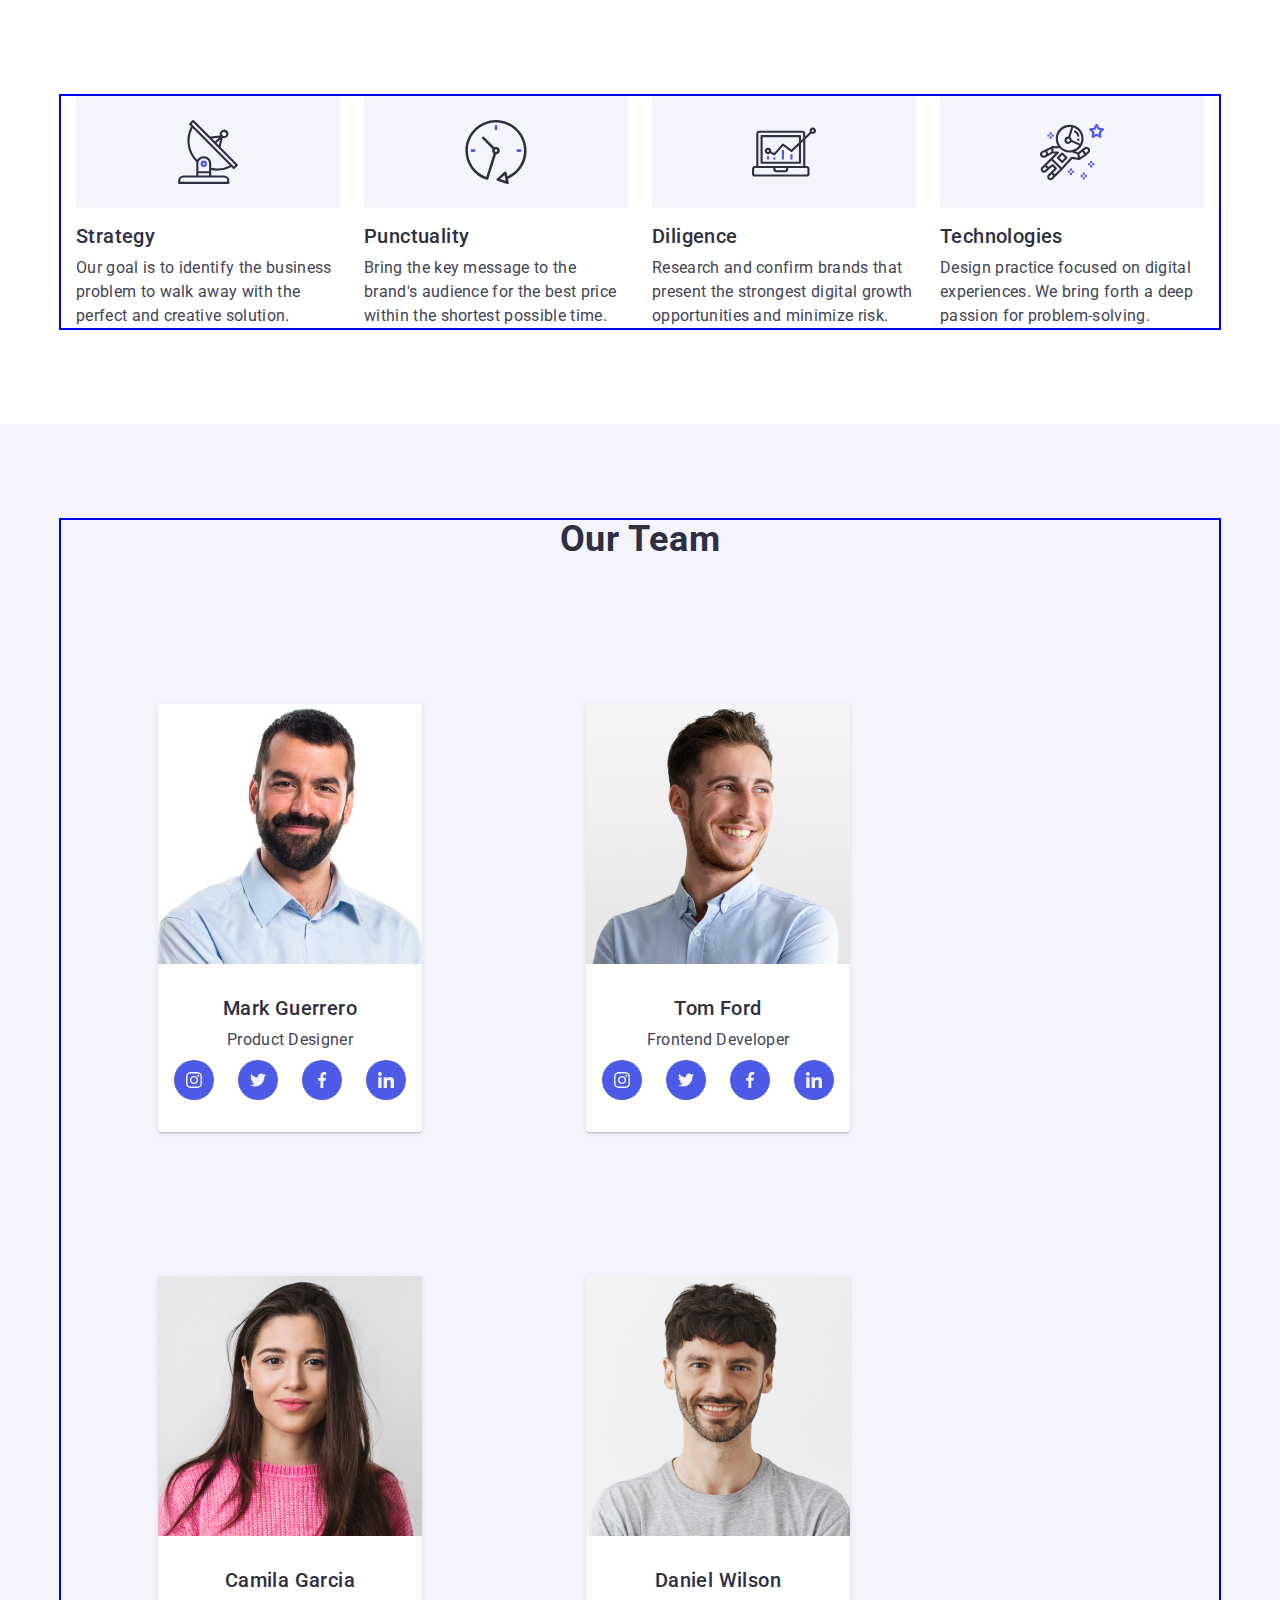
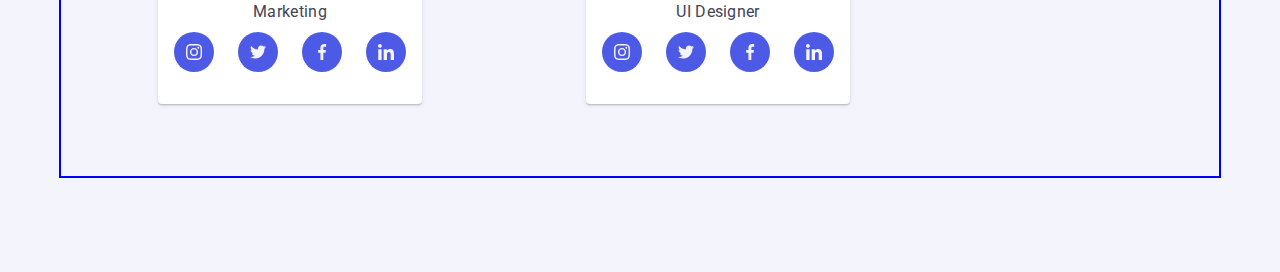
<file: index.html>
<!DOCTYPE html>
<html lang="en">
  <head>
    <meta charset="UTF-8" />
    <meta name="viewport" content="width=device-width, initial-scale=1.0" />
    <title>WebStudio</title>
    <link rel="preconnect" href="https://fonts.googleapis.com" />
    <link rel="preconnect" href="https://fonts.gstatic.com" crossorigin />
    <link
      href="https://fonts.googleapis.com/css2?family=Raleway:wght@800&family=Roboto:wght@400;500;700&display=swap"
      rel="stylesheet"
    />
    <!-- Додаємо посілання на  modern-normalize -->
    <link
      rel="stylesheet"
      href="https://cdnjs.cloudflare.com/ajax/libs/modern-normalize/2.0.0/modern-normalize.min.css"
    />
    <link rel="stylesheet" href="./css/styles.css" />
    <link rel="stylesheet" href="./css/media.css" />
    <meta name="viewport" content="width=device-width, initial-scale=1.0"> 
  </head>
  <body>
    <!----------------- Header -------------------------------->

    <!-- <header class="header">
      <div class="container">
               <nav class="nav-page">
          <a href="./index.html" class="logo-web link"
            >Web<span class="logo-studio link">Studio</span>
          </a>
          <ul class="list list-header">
            <li>
              <a class="link item stud current" href="./index.html">Studio</a>
            </li>
            <li>
              <a class="link item port" href="./portfolio.html">Portfolio</a>
            </li>
            <li>
              <a class="link item cont" href="">Contacts</a>
            </li>
          </ul>
        </nav>
       
        <address class="address">
          <ul class="list list-address">
            <li>
              <a
                class="link contacts"
                href="mailto:info@devstudio.com"
                target="_blank"
                >info@devstudio.com
              </a>
            </li>
            <li>
              <a class="link contacts" href="tel:+110001111111" target="_blank"
                >+11 (000) 111-11-11
              </a>
            </li>
          </ul>
        </address>
      </div>
    </header> -->
    <!--================Main Content ========================-->
    <main>
      <!-- ------------------------------------------------- -->
      <!--              Section hero          -1-            -->
      <!-- ------------------------------------------------- -->
      <!-- <section class="hero">
        <div class="container">
          <h1 class="hero-title">Effective Solutions for Your Business</h1>
          <button data-modal-open class="hero-btn open-modal" type="button">
            Order Service
          </button>
        </div>
      </section> -->
      <!-- ------------------------------------------------- -->
      <!--              Section feature       -2-      +      -->
      <!-- ------------------------------------------------- -->
      <section class="feature">
        <div class="container">
          <h2 class="visually-hidden">Features</h2>
          <ul class="list features">
            <li class="features-item">
              <div class="features-icon">
                <svg width="64" height="64">
                  <use href="./images/icons.svg#icon-antenna-1"></use>
                </svg>
              </div>
              <h3 class="hero-feature">Strategy</h3>
              <p class="hero-text">
                Our goal is to identify the business problem to walk away with
                the perfect and creative solution.
              </p>
            </li>
            <li class="features-item">
              <div class="features-icon">
                <svg width="64" height="64">
                  <use href="./images/icons.svg#icon-clock-1"></use>
                </svg>
              </div>
              <h3 class="hero-feature">Punctuality</h3>
              <p class="hero-text">
                Bring the key message to the brand's audience for the best price
                within the shortest possible time.
              </p>
            </li>
            <li class="features-item">
              <div class="features-icon">
                <svg width="64" height="64">
                  <use href="./images/icons.svg#icon-diagram-1"></use>
                </svg>
              </div>
              <h3 class="hero-feature">Diligence</h3>
              <p class="hero-text">
                Research and confirm brands that present the strongest digital
                growth opportunities and minimize risk.
              </p>
            </li>
            <li class="features-item">
              <div class="features-icon">
                <svg width="64" height="64">
                  <use href="./images/icons.svg#icon-astronaut-1"></use>
                </svg>
              </div>
              <h3 class="hero-feature">Technologies</h3>
              <p class="hero-text">
                Design practice focused on digital experiences. We bring forth a
                deep passion for problem-solving.
              </p>
            </li>
          </ul>
        </div>
      </section>
      <!-- ------------------------------------------------- -->
      <!--              Section skills        -3-      +      -->
      <!-- ------------------------------------------------- -->
      <!-- <section class="skills">
        <div class="container">
          <h2 class="title">What are we doing</h2>
          <ul class="list">
            <li class="skil">
              <img
                src="./images/tablet.jpg"
                alt="Tablet"
                width="360"
                height="300"
              />
            </li>
            <li class="skil">
              <img
                src="./images/phone.jpg"
                alt="Phone"
                width="360"
                height="300"
              />
            </li>
            <li class="skil">
              <img
                src="./images/laptop.jpg"
                alt="Laptop"
                width="360"
                height="300"
              />
            </li>
          </ul>
        </div>
      </section> -->
      <!-- ---------------------------------------------------->
      <!--              Section cards         -4-            -->
      <!-- ------------------------------------------------- -->
      <section class="cards">
        <div class="container">
          <h2 class="cards-title">Our Team</h2>
          <ul class="list">
            <li class="cards-list">
              <img
                src="./images/product-designer.jpg"
                alt="Product Designer"
                width="264"
                height="260"
              />
              <div class="box-employee">
                <h3 class="subtitle">Mark Guerrero</h3>
                <p class="subtitle-text">Product Designer</p>
                <ul class="social-list">
                  <li class="social-icons">
                    <a class="social-link" href="www.instagram.com">
                      <svg class="social-svg" width="16" height="16">
                        <use href="./images/icons.svg#icon-instagram-2"></use>
                      </svg>
                    </a>
                  </li>
                  <li class="social-icons">
                    <a class="social-link" href="www.twitter.com">
                      <svg class="social-svg" width="16" height="16">
                        <use href="./images/icons.svg#icon-twitter-1"></use>
                      </svg>
                    </a>
                  </li>
                  <li class="social-icons">
                    <a class="social-link" href="www.facebook.com">
                      <svg class="social-svg" width="16" height="16">
                        <use href="./images/icons.svg#icon-facebook-1"></use>
                      </svg>
                    </a>
                  </li>
                  <li class="social-icons">
                    <a class="social-link" href="www.linkedin.com">
                      <svg class="social-svg" width="16" height="16">
                        <use href="./images/icons.svg#icon-linkedin-1"></use>
                      </svg>
                    </a>
                  </li>
                </ul>
              </div>
            </li>
            <li class="cards-list">
              <img
                src="./images/frontend-developer.jpg"
                alt="Frontend Developer"
                width="264"
                height="260"
              />
              <div class="box-employee">
                <h3 class="subtitle">Tom Ford</h3>
                <p class="subtitle-text">Frontend Developer</p>
                <ul class="social-list">
                  <li class="social-icons">
                    <a class="social-link" href="www.instagram.com">
                      <svg class="social-svg" width="16" height="16">
                        <use href="./images/icons.svg#icon-instagram-2"></use>
                      </svg>
                    </a>
                  </li>
                  <li class="social-icons">
                    <a class="social-link" href="www.twitter.com">
                      <svg class="social-svg" width="16" height="16">
                        <use href="./images/icons.svg#icon-twitter-1"></use>
                      </svg>
                    </a>
                  </li>
                  <li class="social-icons">
                    <a class="social-link" href="www.facebook.com">
                      <svg class="social-svg" width="16" height="16">
                        <use href="./images/icons.svg#icon-facebook-1"></use>
                      </svg>
                    </a>
                  </li>
                  <li class="social-icons">
                    <a class="social-link" href="www.linkedin.com">
                      <svg class="social-svg" width="16" height="16">
                        <use href="./images/icons.svg#icon-linkedin-1"></use>
                      </svg>
                    </a>
                  </li>
                </ul>
              </div>
            </li>
            <li class="cards-list">
              <img
                src="./images/marketing.jpg"
                alt="Marketing"
                width="264"
                height="260"
              />
              <div class="box-employee">
                <h3 class="subtitle">Camila Garcia</h3>
                <p class="subtitle-text">Marketing</p>
                <ul class="social-list">
                  <li class="social-icons">
                    <a class="social-link" href="www.instagram.com">
                      <svg class="social-svg" width="16" height="16">
                        <use href="./images/icons.svg#icon-instagram-2"></use>
                      </svg>
                    </a>
                  </li>
                  <li class="social-icons">
                    <a class="social-link" href="www.twitter.com">
                      <svg class="social-svg" width="16" height="16">
                        <use href="./images/icons.svg#icon-twitter-1"></use>
                      </svg>
                    </a>
                  </li>
                  <li class="social-icons">
                    <a class="social-link" href="www.facebook.com">
                      <svg class="social-svg" width="16" height="16">
                        <use
                          class="social-use"
                          href="./images/icons.svg#icon-facebook-1"
                        ></use>
                      </svg>
                    </a>
                  </li>
                  <li class="social-icons">
                    <a class="social-link" href="www.linkedin.com">
                      <svg class="social-svg" width="16" height="16">
                        <use href="./images/icons.svg#icon-linkedin-1"></use>
                      </svg>
                    </a>
                  </li>
                </ul>
              </div>
            </li>
            <li class="cards-list">
              <img
                src="./images/ui-designer.jpg"
                alt="UI Designer"
                width="264"
                height="260"
              />
              <div class="box-employee">
                <h3 class="subtitle">Daniel Wilson</h3>
                <p class="subtitle-text">UI Designer</p>
                <ul class="social-list">
                  <li class="social-icons">
                    <a
                      class="social-link"
                      href="www.instagram.com"
                      target="_blank"
                      rel="noopener noreferrer"
                    >
                      <svg class="social-svg" width="16" height="16">
                        <use
                          class="social-use"
                          href="./images/icons.svg#icon-instagram-2"
                        ></use>
                      </svg>
                    </a>
                  </li>
                  <li class="social-icons">
                    <a class="social-link" href="www.twitter.com">
                      <svg class="social-svg" width="16" height="16">
                        <use
                          class="social-use"
                          href="./images/icons.svg#icon-twitter-1"
                        ></use>
                      </svg>
                    </a>
                  </li>
                  <li class="social-icons">
                    <a class="social-link" href="www.facebook.com">
                      <svg class="social-svg" width="16" height="16">
                        <use
                          class="social-use"
                          href="./images/icons.svg#icon-facebook-1"
                        ></use>
                      </svg>
                    </a>
                  </li>
                  <li class="social-icons">
                    <a class="social-link" href="www.linkedin.com">
                      <svg class="social-svg" width="16" height="16">
                        <use
                          class="social-use"
                          href="./images/icons.svg#icon-linkedin-1"
                        ></use>
                      </svg>
                    </a>
                  </li>
                </ul>
              </div>
            </li>
          </ul>
        </div>
      </section>
      <!-- ------------------------------------------------- -->
      <!--              Customers             -5-            -->
      <!-- ------------------------------------------------- -->
      <!-- <section class="customers">
        <div class="container">
          <h2 class="title">Customers</h2>
          <ul class="customers-list">
            <li class="customers-item">
              <a
                class="customers-link"
                href="#"
                target="_blank"
                rel="noopener noreferrer"
              >
                <svg class="customers-svg" width="104" height="56">
                  <use
                    class="customers-use"
                    href="./images/icons.svg#icon-Logo1"
                  ></use>
                </svg>
              </a>
            </li>
            <li class="customers-item">
              <a
                class="customers-link"
                href="#"
                target="_blank"
                rel="noopener noreferrer"
              >
                <svg class="customers-svg" width="104" height="56">
                  <use
                    class="customers-use"
                    href="./images/icons.svg#icon-Logo2"
                  ></use>
                </svg>
              </a>
            </li>
            <li class="customers-item">
              <a
                class="customers-link"
                href="#"
                target="_blank"
                rel="noopener noreferrer"
              >
                <svg class="customers-svg" width="104" height="56">
                  <use
                    class="customers-use"
                    href="./images/icons.svg#icon-Logo3"
                  ></use>
                </svg>
              </a>
            </li>
            <li class="customers-item">
              <a
                class="customers-link"
                href="#"
                target="_blank"
                rel="noopener noreferrer"
              >
                <svg class="customers-svg" width="104" height="56">
                  <use
                    class="customers-use"
                    href="./images/icons.svg#icon-Logo4"
                  ></use>
                </svg>
              </a>
            </li>
            <li class="customers-item">
              <a
                class="customers-link"
                href="#"
                target="_blank"
                rel="noopener noreferrer"
              >
                <svg class="customers-svg" width="104" height="56">
                  <use
                    class="customers-use"
                    href="./images/icons.svg#icon-Logo5"
                  ></use>
                </svg>
              </a>
            </li>
            <li class="customers-item">
              <a
                class="customers-link"
                href="#"
                target="_blank"
                rel="noopener noreferrer"
              >
                <svg class="customers-svg" width="104" height="56">
                  <use
                    class="customers-use"
                    href="./images/icons.svg#icon-Logo6"
                  ></use>
                </svg>
              </a>
            </li>
          </ul>
        </div>
      </section> -->
    </main>
    <!-- --------------------------------------------------- -->
    <!--                Footer                               -->
    <!-- --------------------------------------------------- -->
    <!-- <footer class="footer">
      <div class="container">
        <div class="futer-logo">
          <a class="logo-web link" href="./index.html"
            >Web<span class="logo-studio link">Studio</span>
          </a>
          <p class="footer-text">
            Increase the flow of customers and sales for your business with
            digital marketing & growth solutions.
          </p>
        </div>
               <div class="footer-social">
          <p class="footer-social-media">Social media</p>
          <ul class="footer-list">
            <li class="footer-item">
              <a
                class="footer-social-link"
                href="www.instagram.com"
                target="_blank"
                rel="noopener noreferrer"
              >
                <svg class="footer-social-svg" width="24" height="24">
                  <use href="./images/icons.svg#icon-instagram-2"></use>
                </svg>
              </a>
            </li>
            <li class="footer-item">
              <a
                class="footer-social-link"
                href="www.twitter.com"
                target="_blank"
                rel="noopener noreferrer"
              >
                <svg class="footer-social-svg" width="24" height="24">
                  <use href="./images/icons.svg#icon-twitter-1"></use>
                </svg>
              </a>
            </li>
            <li class="footer-item">
              <a
                class="footer-social-link"
                href="www.facebook.com"
                target="_blank"
                rel="noopener noreferrer"
              >
                <svg class="footer-social-svg" width="24" height="24">
                  <use href="./images/icons.svg#icon-facebook-1"></use>
                </svg>
              </a>
            </li>
            <li class="footer-item">
              <a
                class="footer-social-link"
                href="www.linkedin.com"
                target="_blank"
                rel="noopener noreferrer"
              >
                <svg class="footer-social-svg" width="24" height="24">
                  <use href="./images/icons.svg#icon-linkedin-1"></use>
                </svg>
              </a>
            </li>
          </ul>
        </div>
        <div class="subscribe">
          <p class="subscribe-title">Subscribe</p>
          <form name="subscribe" class="subscribe-form">
            <label for="subscribe" class="subscribe-label">
              <input
                type="email"
                class="subscribe-input"
                name="subscribe"
                id="subscribe"
                placeholder="E-mail"
            /></label>

            <button type="submit" class="subscribe-btn">
              Subscribe
              <svg class="subscribe-svg" width="24" height="24">
                <use href="./images/icons.svg#icon-footer-button"></use>
              </svg>
            </button>
          </form>
        </div>
      </div>
    </footer> -->
    <!-- --------------------------------------------------- -->
    <!--                Modal Window                         -->
    <!-- --------------------------------------------------- -->

    <div class="backdrop is-hidden" data-modal>
      <div class="modal">
        <button type="button" class="modal-close-btn" data-modal-close>
          <svg class="modal-close-button" width="8" height="8">
            <use href="./images/icons.svg#icon-close-black-18dp-2-1"></use>
          </svg>
        </button>
        <p class="modal-title">Leave your contacts and we will call you back</p>
        <form action="#" class="modal-form">
          <!-- 1 -->
          <div class="modal-wrap">
            <label for="user-name" class="modal-label">Name</label>
            <div class="modal-wrap-icon">
              <input
                type="text"
                class="modal-input"
                id="user-name"
                name="user-name"
                minlength="10"
                maxlength="12"
                required
              />
              <svg class="modal-icon" width="18" height="24">
                <use href="./images/icons.svg#icon-person"></use>
              </svg>
            </div>
          </div>
          <!-- 2 -->
          <div class="modal-wrap">
            <label for="user-phone" class="modal-label">Phone</label>
            <div class="modal-wrap-icon">
              <input
                type="tel"
                class="modal-input"
                id="user-phone"
                name="user-phone"
                minlength="10"
                maxlength="12"
                required
              />
              <svg class="modal-icon" width="18" height="24">
                <use href="./images/icons.svg#icon-phone"></use>
              </svg>
            </div>
          </div>
          <!-- 3 -->
          <div class="modal-wrap">
            <label for="user-email" class="modal-label">Email</label>
            <div class="modal-wrap-icon">
              <input
                type="email"
                class="modal-input"
                id="user-email"
                name="user-email"
                minlength="10"
                maxlength="12"
                required
              />
              <svg class="modal-icon" width="18" height="24">
                <use href="./images/icons.svg#icon-email"></use>
              </svg>
            </div>
          </div>

          <!-- 4 -->
          <div class="modal-field">
            <label for="user-comment" class="modal-label">Comment</label>

            <textarea
              name="user-comment"
              id="user-comment"
              class="modal-comment"
              placeholder="Text input"
            ></textarea>
          </div>
          <!-- 5 -->
          <div class="modal-field-check">
            <input
              type="checkbox"
              id="user-privacy"
              name="user-privacy"
              value="true"
              class="check-input visually-hidden"
            />

            <label for="user-privacy" class="modal-label-text">
              <span class="check-span">
                <svg class="modal-icon-check" width="10" height="8">
                  <use href="./images/icons.svg#icon-checkbox"></use>
                </svg>
              </span>
              I accept the terms and conditions of the
              <a class="modal-link" href="">Privacy Policy</a>
            </label>
          </div>
          <!-- 6 -->
          <button type="submit" class="modal-form-btn">Send</button>
        </form>
      </div>
    </div>
    <!-- --------------End-of-modal------------------------- -->
    <script src="./js/modal.js"></script>
  </body>
</html>
</file>
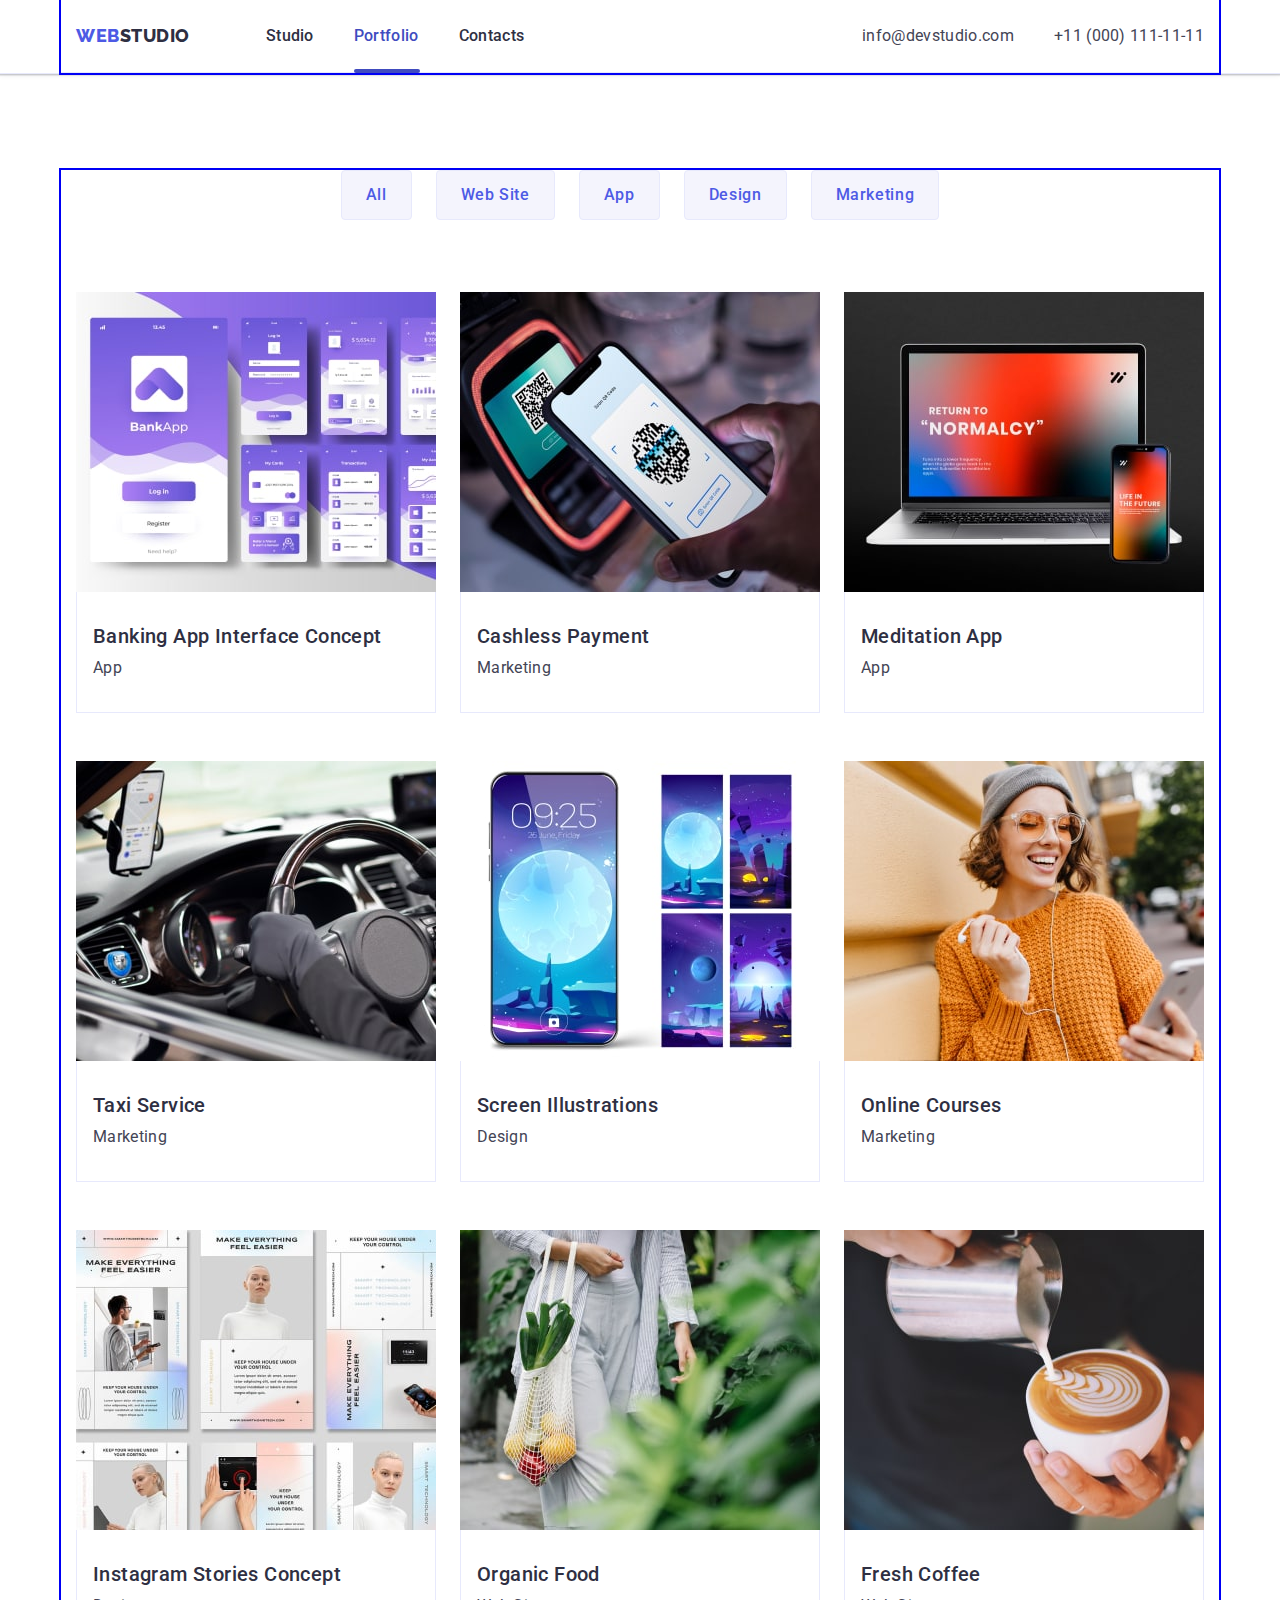
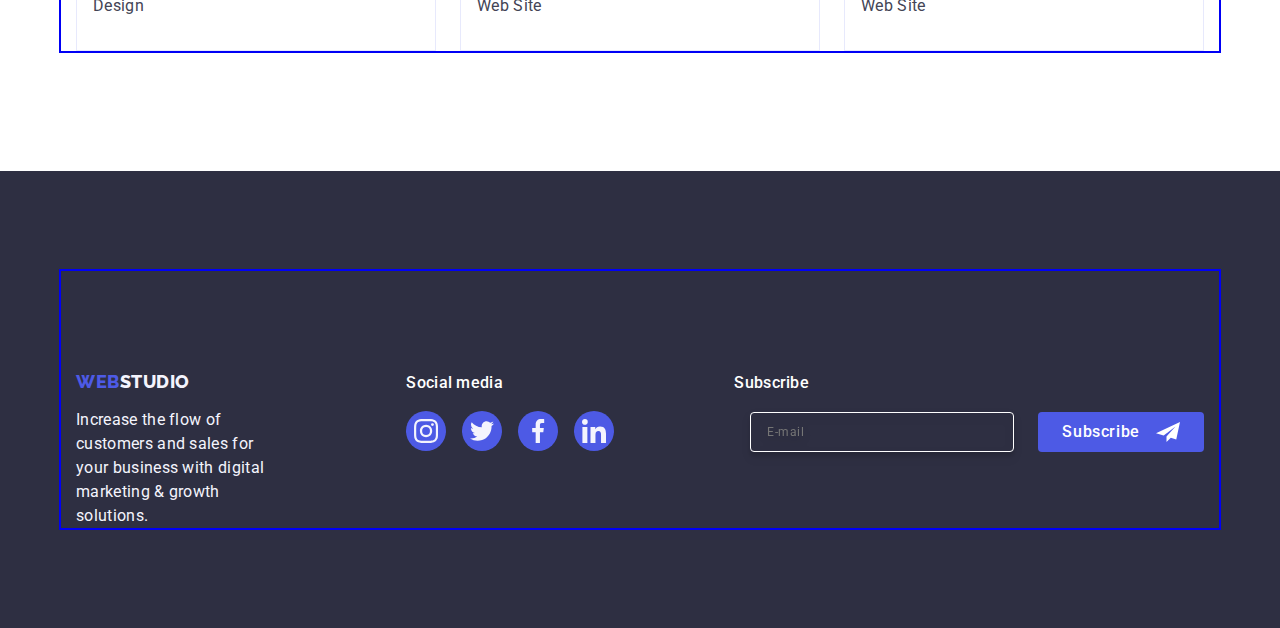
<file: portfolio.html>
<!DOCTYPE html>
<html lang="en">
  <head>
    <meta charset="UTF-8" />
    <meta name="viewport" content="width=device-width, initial-scale=1.0" />
    <title>Portfolio</title>
    <link rel="preconnect" href="https://fonts.googleapis.com" />
    <link rel="preconnect" href="https://fonts.gstatic.com" crossorigin />
    <link
      href="https://fonts.googleapis.com/css2?family=Raleway:wght@800&family=Roboto:wght@400;500;700&display=swap"
      rel="stylesheet"
    />
    <!--Додаємо посілання на  modern-normalize -->
    <link
      rel="stylesheet"
      href="https://cdnjs.cloudflare.com/ajax/libs/modern-normalize/2.0.0/modern-normalize.min.css"
    />
    <link rel="stylesheet" href="./css/styles.css" />
  </head>
  <body>
    <!--| ---------------------------------- |-->
    <!--|              Header                |-->
    <!--| ---------------------------------- |-->
    <header class="header">
      <div class="container">
        <!--Navigation menu-->

        <nav class="nav-page">
          <a href="./index.html" class="logo-web link"
            >Web<span class="logo-studio link">Studio</span>
          </a>
          <ul class="list list-header">
            <li>
              <a class="link item stud" href="./index.html">Studio</a>
            </li>
            <li>
              <a class="link item port current" href="./portfolio.html"
                >Portfolio</a
              >
            </li>
            <li>
              <a class="link item cont" href="">Contacts</a>
            </li>
          </ul>
        </nav>
        <!-- Contacts -->
        <address class="address">
          <ul class="list list-address">
            <li>
              <a
                class="link contacts"
                href="mailto:info@devstudio.com"
                target="_blank"
                >info@devstudio.com
              </a>
            </li>
            <li>
              <a class="link contacts" href="tel:+110001111111" target="_blank"
                >+11 (000) 111-11-11
              </a>
            </li>
          </ul>
        </address>
      </div>
    </header>
    <!-- -------------------------------------------------- -->
    <!--                      Main                          -->
    <!-- -------------------------------------------------- -->
    <main>
      <section class="portfolio">
        <div class="container">
          <h1 class="visually-hidden">Portfolio</h1>

          <!-- -----------------------Фільтр----------------------------- -->
          <ul class="list btn-list">
            <li><button class="btn-text" type="button">All</button></li>
            <li><button class="btn-text" type="button">Web Site</button></li>
            <li><button class="btn-text" type="button">App</button></li>
            <li><button class="btn-text" type="button">Design</button></li>
            <li><button class="btn-text" type="button">Marketing</button></li>
          </ul>
          <ul class="list list-portfolio">
            <li class="item-portfolio">
              <a class="link link-portfolio" href="">
                <div class="box">
                  <img
                    src="./images/Banking-App-Interface-Concept-.jpg"
                    alt="Banking App Interface Concept"
                    width="360"
                    height="300"
                  />
                  <p class="overlay">
                    "14 Stylish and User-Friendly App Design Concepts · Task
                    Manager App · Calorie Tracker App · Exotic Fruit Ecommerce
                    App · Cloud Storage App"
                  </p>
                </div>

                <div class="box-portfolio">
                  <h2 class="title-portfolio">Banking App Interface Concept</h2>
                  <p class="subtitle-portfolio">App</p>
                </div>
              </a>
            </li>
            <li class="item-portfolio">
              <a class="link link-portfolio" href="">
                <div class="box">
                  <img
                    src="./images/Cashless-Payment.jpg"
                    alt="images/Cashless Payment"
                    width="360"
                    height="300"
                  />
                  <p class="overlay">
                    "14 Stylish and User-Friendly App Design Concepts · Task
                    Manager App · Calorie Tracker App · Exotic Fruit Ecommerce
                    App · Cloud Storage App"
                  </p>
                </div>
                <div class="box-portfolio">
                  <h2 class="title-portfolio">Cashless Payment</h2>
                  <p class="subtitle-portfolio">Marketing</p>
                </div>
              </a>
            </li>
            <li class="item-portfolio">
              <a class="link link-portfolio" href="">
                <div class="box">
                  <img
                    src="./images/Meditation-App.jpg"
                    alt="Meditation App"
                    width="360"
                    height="300"
                  />
                  <p class="overlay">
                    "14 Stylish and User-Friendly App Design Concepts · Task
                    Manager App · Calorie Tracker App · Exotic Fruit Ecommerce
                    App · Cloud Storage App"
                  </p>
                </div>
                <div class="box-portfolio">
                  <h2 class="title-portfolio">Meditation App</h2>
                  <p class="subtitle-portfolio">App</p>
                </div>
              </a>
            </li>
            <li class="item-portfolio">
              <a class="link link-portfolio" href="">
                <div class="box">
                  <img
                    src="./images/Taxi-Service.jpg"
                    alt="Taxi Service"
                    width="360"
                    height="300"
                  />
                  <p class="overlay">
                    "14 Stylish and User-Friendly App Design Concepts · Task
                    Manager App · Calorie Tracker App · Exotic Fruit Ecommerce
                    App · Cloud Storage App"
                  </p>
                </div>
                <div class="box-portfolio">
                  <h2 class="title-portfolio">Taxi Service</h2>
                  <p class="subtitle-portfolio">Marketing</p>
                </div>
              </a>
            </li>
            <li class="item-portfolio">
              <a class="link link-portfolio" href="">
                <div class="box">
                  <img
                    src="./images/Screen-Illustrations.jpg"
                    alt="Screen Illustrations"
                    width="360"
                    height="300"
                  />
                  <p class="overlay">
                    "14 Stylish and User-Friendly App Design Concepts · Task
                    Manager App · Calorie Tracker App · Exotic Fruit Ecommerce
                    App · Cloud Storage App"
                  </p>
                </div>
                <div class="box-portfolio">
                  <h2 class="title-portfolio">Screen Illustrations</h2>
                  <p class="subtitle-portfolio">Design</p>
                </div>
              </a>
            </li>
            <li class="item-portfolio">
              <a class="link link-portfolio" href="">
                <div class="box">
                  <img
                    src="./images/Online-Courses.jpg"
                    alt="Online Courses"
                    width="360"
                    height="300"
                  />
                  <p class="overlay">
                    "14 Stylish and User-Friendly App Design Concepts · Task
                    Manager App · Calorie Tracker App · Exotic Fruit Ecommerce
                    App · Cloud Storage App"
                  </p>
                </div>
                <div class="box-portfolio">
                  <h2 class="title-portfolio">Online Courses</h2>
                  <p class="subtitle-portfolio">Marketing</p>
                </div>
              </a>
            </li>
            <li class="item-portfolio">
              <a class="link link-portfolio" href="">
                <div class="box">
                  <img
                    src="./images/Instagram-Stories-Concept.jpg"
                    alt="Instagram Stories Concept"
                    width="360"
                    height="300"
                  />
                  <p class="overlay">
                    "14 Stylish and User-Friendly App Design Concepts · Task
                    Manager App · Calorie Tracker App · Exotic Fruit Ecommerce
                    App · Cloud Storage App"
                  </p>
                </div>
                <div class="box-portfolio">
                  <h2 class="title-portfolio">Instagram Stories Concept</h2>
                  <p class="subtitle-portfolio">Design</p>
                </div>
              </a>
            </li>
            <li class="item-portfolio">
              <a class="link link-portfolio" href="">
                <div class="box">
                  <img
                    src="./images/Organic-Food.jpg"
                    alt="Organic Food"
                    width="360"
                    height="300"
                  />
                  <p class="overlay">
                    "14 Stylish and User-Friendly App Design Concepts · Task
                    Manager App · Calorie Tracker App · Exotic Fruit Ecommerce
                    App · Cloud Storage App"
                  </p>
                </div>
                <div class="box-portfolio">
                  <h2 class="title-portfolio">Organic Food</h2>
                  <p class="subtitle-portfolio">Web Site</p>
                </div>
              </a>
            </li>
            <li class="item-portfolio">
              <a class="link link-portfolio" href="">
                <div class="box">
                  <img
                    src="./images/Fresh-Coffee.jpg"
                    alt="Fresh Coffee"
                    width="360"
                    height="300"
                  />
                  <p class="overlay">
                    "14 Stylish and User-Friendly App Design Concepts · Task
                    Manager App · Calorie Tracker App · Exotic Fruit Ecommerce
                    App · Cloud Storage App"
                  </p>
                </div>
                <div class="box-portfolio">
                  <h2 class="title-portfolio">Fresh Coffee</h2>
                  <p class="subtitle-portfolio">Web Site</p>
                </div>
              </a>
            </li>
          </ul>
        </div>
      </section>
    </main>
    <!-- ------------------------------------------------- -->
    <!--                   Footer                          -->
    <!-- ------------------------------------------------- -->
    <footer class="footer">
      <div class="container">
        <div class="futer-logo">
          <a class="logo-web link" href="./index.html"
            >Web<span class="logo-studio link">Studio</span>
          </a>
          <p class="footer-text">
            Increase the flow of customers and sales for your business with
            digital marketing & growth solutions.
          </p>
        </div>
        <!-- -----------two item ---------- -->
        <div class="footer-social">
          <p class="footer-social-media">Social media</p>
          <ul class="footer-list">
            <li class="footer-item">
              <a
                class="footer-social-link"
                href="www.instagram.com"
                target="_blank"
                rel="noopener noreferrer"
              >
                <svg class="footer-social-svg" width="24" height="24">
                  <use href="./images/icons.svg#icon-instagram-2"></use>
                </svg>
              </a>
            </li>
            <li class="footer-item">
              <a
                class="footer-social-link"
                href="www.twitter.com"
                target="_blank"
                rel="noopener noreferrer"
              >
                <svg class="footer-social-svg" width="24" height="24">
                  <use href="./images/icons.svg#icon-twitter-1"></use>
                </svg>
              </a>
            </li>
            <li class="footer-item">
              <a
                class="footer-social-link"
                href="www.facebook.com"
                target="_blank"
                rel="noopener noreferrer"
              >
                <svg class="footer-social-svg" width="24" height="24">
                  <use href="./images/icons.svg#icon-facebook-1"></use>
                </svg>
              </a>
            </li>
            <li class="footer-item">
              <a
                class="footer-social-link"
                href="www.linkedin.com"
                target="_blank"
                rel="noopener noreferrer"
              >
                <svg class="footer-social-svg" width="24" height="24">
                  <use href="./images/icons.svg#icon-linkedin-1"></use>
                </svg>
              </a>
            </li>
          </ul>
        </div>
       <div class="subscribe">
          <p class="subscribe-title">Subscribe</p>
          <form name="subscribe" class="subscribe-form">
            <label for="subscribe" class="subscribe-label">
              <input
                type="email"
                class="subscribe-input"
                name="subscribe"
                id="subscribe"
                placeholder="E-mail"
            /></label>

            <button type="submit" class="subscribe-btn">
              Subscribe
              <svg class="subscribe-svg" width="24" height="24">
                <use href="./images/icons.svg#icon-footer-button"></use>
              </svg>
            </button>
          </form>
        </div>
      </div>
    </footer>
  </body>
</html>
</file>
<file: css/styles.css>
:root {
  --iris: #4d5ae5;
  --ocean: #404bbf;
  --navyblue: #2e2f42;
  --green: #31d0aa;
  --slate: #434455;
  --lightslate: #8e8f99;
  --cornflower: #e7e9fc;
  --cloud: #f4f4fd;
  --navybluemodal: #2e2f42;
  --grey: #2e2f42;
  --white: #fff;
  --dairy: #fcfcfc;
}

/* ----------------------------*/
/* |         RESET   ON      | */
/* ----------------------------*/

main {
  flex-grow: 1;
}

ul {
  padding-left: 0;
  display: flex;
}

/* Обнулення маржінів у заголовков та параграфів  */
h1,
h2,
h3,
h4,
h5,
h6,
p {
  padding: 0;
  margin: 0;
}

.list {
  list-style-type: none;
  margin-top: 0;
  margin-bottom: 0;
  padding-left: 0;
}

img {
  display: block;
  max-width: 100%;
  height: auto;
  object-fit: cover;
}

/*----------------------------------  */
/*             RESET END              */
/* ---------------------------------  */

.visually-hidden {
  position: absolute;
  width: 1px;
  height: 1px;
  margin: -1px;
  border: 0;
  padding: 0;
  white-space: nowrap;
  clip-path: inset(100%);
  clip: rect(0 0 0 0);
  overflow: hidden;
}

/* --------------------------------------- */
/*              Components styles          */
/* --------------------------------------- */

body {
  font-family: "Roboto", sans-serif;
  font-size: 16px;
  line-height: 1.5;
  letter-spacing: 0.02em;
  color: var(--slate);
  background-color: var(--white);

  min-height: 100vh;
  display: flex;
  flex-direction: column;
  box-sizing: border-box;
}

.container {
  width: 100%;
  max-width: 1158px;
  /* 1128 в макеті + 2х15рх */
  padding-left: 15px;
  padding-right: 15px;
    margin: 0 auto;
    outline: 2px solid #0000f5;
  }

.visually-hidden {
  position: absolute;
  width: 1px;
  height: 1px;
  margin: -1px;
  border: 0;
  padding: 0;

  white-space: nowrap;
  clip-path: inset(100%);
  clip: rect(0 0 0 0);
  overflow: hidden;
}

/* ------------------------------------------ */
/*         Header                         */
/* ------------------------------------------ */

.nav-page {
  display: flex;
  align-items: center;
}

/* ---------------------------------------------------------------------- */
/* -----------------Begin-------------Псевдокласси----------------------- */
.list-header .link {
  transition: color 250ms cubic-bezier(0.4, 0, 0.2, 1);
  position: relative;
}

.list-header .stud.current::after {
  position: absolute;
  left: 0;
  bottom: -1px;
  content: "";
  width: 48px;
  height: 4px;
  flex-shrink: 0;
  border-radius: 2px;
  background: var(--ocean);
  color: var(--ocean);
}
.list-header .port.current::after {
  position: absolute;
  left: 0;
  bottom: -1px;
  content: "";
  width: 66px;
  height: 4px;
  flex-shrink: 0;
  border-radius: 2px;
  background: var(--ocean);
  color: var(--ocean);
}
.list-header .stud:hover::after {
  position: absolute;
  left: 0;
  bottom: -1px;
  content: "";
  width: 48px;
  height: 4px;
  flex-shrink: 0;
  border-radius: 2px;
  background: var(--ocean);
  color: var(--ocean);
}

.list-header .port:hover::after {
  position: absolute;
  left: 0;
  bottom: -1px;
  content: "";
  width: 66px;
  height: 4px;
  flex-shrink: 0;
  border-radius: 2px;
  background: var(--ocean);
  color: var(--ocean);
}

.list-header .cont:hover::after {
  position: absolute;
  left: 0;
  bottom: -1px;
  content: "";
  width: 67px;
  height: 4px;
  flex-shrink: 0;
  border-radius: 2px;
  background: var(--ocean);
  color: var(--ocean);
}

/* -----------------------------END------псевдокласси------------------ */
/* -------------------------------------------------------------------- */

.list-header,
.list-address {
  display: flex;
  gap: 40px;
  justify-content: space-between;
  align-items: center;
}

.list-header .item {
  padding: 24px 0;
  display: block;
}

.header .container {
  display: flex;
  /* gap: 40; */
  /* justify-content: space-between; */
  align-items: center;
  border-bottom: 1px solid var(--cornflower, #e7e9fc);
  background: var(--white, #fff);
}

.header {
  border-bottom: 1px solid var(--cornflower);
  display: flex;
  box-shadow: 0px 2px 1px rgba(46, 47, 66, 0.08),
    0px 1px 1px rgba(46, 47, 66, 0.16), 0px 1px 6px rgba(46, 47, 66, 0.08);
}

.nav-page .logo-web {
  margin-right: 76px;
}

.address {
  display: flex;
  gap: 40px;
  margin-left: auto;
}

.link {
  text-decoration: none;
  color: var(--navyblue);
  font-size: 16px;
  font-weight: 500;
  line-height: 1.5;
  letter-spacing: 0.02em;
}

.nav-page {
  background: var(--white);
}

.logo-web {
  color: var(--iris);
  font-family: Raleway, sans-serif;
  font-size: 18px;
  font-style: normal;
  font-weight: 800;
  line-height: 1.17;
  letter-spacing: 0.03em;
  text-transform: uppercase;
}

.logo-studio {
  color: var(--navyblue);
  font-size: 18px;
  font-style: normal;
  font-weight: 800;
  line-height: 1.33;
  letter-spacing: 0.03em;
  text-transform: uppercase;
}

.link.item {
  color: var(--navyblue);
  text-align: center;
  font-size: 16px;
  font-weight: 500;
  line-height: 1.5;
  letter-spacing: 0.02em;
}

.link.item:hover,
.link.item:focus {
  color: var(--ocean);
}

.link.item.current {
  color: var(--ocean);
}

.contacts {
  color: var(--slate);

  font-size: 16px;
  font-style: normal;
  font-weight: 400;
  line-height: 1.5;
  letter-spacing: 0.02em;
  transition: color 250ms cubic-bezier(0.4, 0, 0.2, 1);
}

.address {
  font-style: normal;
}

.contacts:hover,
.contacts:focus {
  color: var(--ocean);
}
/* ------------------------------------------------------------- */
/*                          Hero                                 */
/* ------------------------------------------------------------- */

.hero {
  background-color: var(--navyblue);
  color: var(--white);
  padding-top: 188px;
  padding-bottom: 188px;
  max-width: 1440px;
  margin: 0 auto;

  background-image: linear-gradient(
      rgba(46, 47, 66, 0.7),
      rgba(46, 47, 66, 0.7)
    ),
    url(../images/people-office.jpg);
  background-repeat: no-repeat;
  background-size: cover;
  background-position: center;
}

.container .hero-title {
  max-width: 496px;
  /* padding-left: auto;
  padding-right: auto; */
  margin-right: auto;
  margin-left: auto;
}

.hero-title {
  text-align: center;
  font-size: 56px;
  font-style: normal;
  font-weight: 700;
  line-height: 1.07;
  letter-spacing: 0.02em;
}

.hero-btn {
  cursor: pointer;
  color: var(--white, #fff);

  font-family: inherit;
  font-size: 16px;
  font-style: normal;
  font-weight: 500;
  line-height: 1.5;
  letter-spacing: 0.04em;
  background: var(--iris);

  border-radius: 4px;
  box-shadow: 0px 4px 4px 0px rgba(0, 0, 0, 0.15);

  padding: 16px 32px;
  margin: 48px auto 0;

  min-width: 169px;
  height: 56px;
  border: none;
  display: block;

  transition: background-color 250ms cubic-bezier(0.4, 0, 0.2, 1);
}
/* hover */
.hero-btn:hover,
.hero-btn:focus {
  color: var(--white);
  background: var(--ocean);
}

.hero-text {
  color: var(--slate);
  font-size: 16px;
  font-style: normal;
  font-weight: 500;
  line-height: 1.5;
  letter-spacing: 0.02em;
  
}
/* ---------------------------------------------------------------------- */
/* -------------------Section  feature--------------S-2------------------ */
/* ---------------------------------------------------------------------- */





.feature {
  padding-top: 96px;
  padding-bottom: 96px;
}

.hero-feature {
  color: var(--navyblue);
  font-size: 36px;
  font-style: normal;
  font-weight: 700;
  line-height: 1.11;
  letter-spacing: 0.02em;  
  margin: 0 auto;
}

.list .features {
  display: flex;
  flex-wrap: wrap;
  gap: 24px;
}

.hero-feature {
  margin-bottom: 8px;
}

.features {
  display: flex;
  
  flex-wrap: wrap;
  /* flex-shrink: 0;
  flex-direction: column;
  align-items: center; */
  gap: 72px;
  /* margin: 0 auto; */
   /* width: 100%; */

}

.features-item {
  display: flex;
  flex-wrap: wrap;
  width: 100%;
  /* width: calc((100% - 3 * 24px) / 4); */
 
  /* align-items: center;
  flex-shrink: 0; */
}

.features-icon {
  display: flex;
  justify-content: center;
  align-items: center;
  margin-bottom: 8px;
  border-radius: 4px;
  background: var(--cloud);
  display: flex;

  width: calc((100% - 72px) / 4);
  max-width: 264px;
  width: 100%;
  height: 112px;
  gap: 8px;
  display: none;
}
/* ------------------------------------------------------------------- */
/* -------------------Section skills---------------------------------- */
/* ------------------------------------------------------------------- */
.skills {
  padding-bottom: 120px;
  display: none;
}

.skills .title {
  margin-bottom: 72px;
  text-align: center;
}

.skills .list {
  display: flex;
  flex-wrap: wrap;
  gap: 24px;
  margin: 72px auto 0;
  padding: 0;
}

.skill {
  display: flex;
  width: 100%;
  flex-basis: calc((100% - 48px) / 3);
}
/* --------------------------------------------------------------- */
/*                            Section Cards                        */
/* --------------------------------------------------------------- */

.cards {
  background-color: var(--cloud);
  /*  */
  /* padding-top: 120px;
  padding-bottom: 120px; */
  /*  */
  padding-top: 96px;
  padding-bottom: 96px;
  /*  */
}

.cards-title {
  color: var(--navyblue);
  text-align: center;
  font-size: 36px;
  font-style: normal;
  font-weight: 700;
  line-height: 1.11;
  letter-spacing: 0.02em;
  text-transform: capitalize;
  margin-bottom: 72px;
}

.cards .list { 
  display: flex;
  flex-wrap: wrap;
  /*  */
  /* gap: 24px; */
  /* flex-basis: calc((100% - 72px) / 4); */
/*  */
}

.cards-list {
  background-color: var(--white);
  /*  */
  /* flex-basis: calc((100% - 72px) / 4); */
  /*  */
  justify-content: center;
  align-items: center;
  border-radius: 0px 0px 4px 4px;
  background: var(--white);
  box-shadow: 0px 2px 1px 0px rgba(46, 47, 66, 0.08),
    0px 1px 1px 0px rgba(46, 47, 66, 0.16),
    0px 1px 6px 0px rgba(46, 47, 66, 0.08);
/*  */
margin: 72px 82px;
/*  */
  }


.cards .subtitle {
  line-height: 1.2;
}

.box-employee {
  display: flex;
  gap: 8px;
  flex-direction: column;
  align-items: center;
  padding: 32px 0;
  min-width: 264px;
}

.social-list {
  display: flex;
  justify-content: center;
  flex-wrap: wrap;
  gap: 24px;
}

.social-icons {
  list-style-type: none;
  flex-wrap: wrap;

  flex-basis: calc((100% - 72) / 4);
  flex-shrink: 0;
}

.social-link {
  display: flex;
  fill: var(--cloud);
  background-color: var(--iris);
  border-radius: 50%;
  width: 40px;
  height: 40px;
  justify-content: center;
  align-items: center;
  transition: background-color 250ms cubic-bezier(0.4, 0, 0.2, 1);
  
}
.social-link:hover,
.social-link:focus {
  background-color: var(--ocean);
}
/* -------------------------------------------------------------- */
/*                              Customers                         */
/* -------------------------------------------------------------- */

.customers {
  display: flex;
  flex-direction: column;
  justify-content: center;
  padding: 120px 0;
}
.customers .title {
  margin-bottom: 72px;
}
.customers-list {
  list-style-type: none;
  display: flex;
  justify-content: center;
  gap: 24px;
}
.customers-item {
  width: calc((100% - 120px) / 6);
  height: 88px;
}
.customers-link {
  padding: 16px 32px;
  border: 1px solid var(--lightslate);
  flex-shrink: 0;
  display: flex;
  justify-content: center;
  align-items: center;
  width: 100%;
  height: 100%;
  border: 1px solid #8e8f99;
  border-radius: 4px;
  color: var(--lightslate);
  transition: border-color 250ms cubic-bezier(0.4, 0, 0.2, 1),
    color 250ms cubic-bezier(0.4, 0, 0.2, 1);
}
.customers-link:hover {
  border-color: var(--ocean);
  color: var(--ocean);
}
.customers-link:focus {
  border-color: var(--ocean);
  color: var(--ocean);
}
.customers-svg {
  fill: currentColor;
}

/* --------------------------------------------------------------- */
/*                               Footer                            */
/* --------------------------------------------------------------- */

.footer .logo-web {
  line-height: 1.17;
  display: inline-block;
  margin-bottom: 16px;
}

.footer-text {
  color: var(--cloud);
  max-width: 264px;
  /* margin-left: 156px */
}

.footer {
  background: var(--navyblue);
  color: var(--cornflower);

  font-size: 16px;
  font-style: normal;
  font-weight: 400;
  line-height: 1.5;
  letter-spacing: 0.02em;

  padding-top: 100px;
  padding-bottom: 100px;
}

.footer .logo-studio {
  color: var(--cloud);
  font-family: Raleway;
  font-size: 18px;
  font-style: normal;
  font-weight: 800;
  line-height: normal;
  letter-spacing: 0.03em;
  text-transform: uppercase;
}

.footer-social-media {
  color: var(--white);
  font-family: Roboto;
  font-size: 16px;
  font-style: normal;
  font-weight: 500;
  line-height: 1.5;
  letter-spacing: 0.02em;}
  /* =============================================================================== */
  /* margin-bottom: 16px; */
  /* ============================================================================== */
  /* ============================================================================== */
  /* ============================================================================== */

.footer-list { 
  list-style-type: none;
  gap: 16px;
}

.footer-item {
  flex-basis: calc((100% - 72px) / 4);
}

.footer-social-link {
  display: flex;
  flex-shrink: 0;
  fill: var(--cloud);
  flex-wrap: wrap;

  background-color: var(--iris);
  border-radius: 50%;
  width: 40px;
  height: 40px;
  justify-content: center;
  align-items: center;
  transition: background-color 250ms cubic-bezier(0.4, 0, 0.2, 1);
}

.social-svg {
  fill: var(--cloud);
}

.footer-social-svg {
  fill: var(--cloud);
}

.footer-social-link:hover,
.footer-social-link:focus {
  background-color: #31d0aa;
}

.footer .container {
  display: flex;
  align-items: baseline;
}

.futer-logo,
.footer-social {
  display: flex;
  flex-direction: column;
  margin-right: 120px;
}
/* -----------------------input of footer---------------- */
.subscribe {
  display: inline-flex;
  flex-direction: column;
  justify-content: center;
  margin-top: 100px;
}

.subscribe-title {
  margin-bottom: 16px;

  max-width: 74px;
  min-height: 25px;
  color: var(--white, #fff);

  font-family: Roboto;
  font-size: 16px;
  font-style: normal;
  font-weight: 500;
  line-height: 1.5;
  letter-spacing: 0.02em;
}

.subscribe-form {
  display: flex;
  justify-content: center;
  gap: 24px;
  padding-left: 16px;
}
.subscribe-input {
  outline: transparent;
  color: var(--white);
  width: 264px;
  min-height: 40px;
  flex-shrink: 0;
  border-radius: 4px;
  border: 1px solid var(--white, #fff);
  box-shadow: 0px 4px 4px 0px rgba(0, 0, 0, 0.15);
  background-color: transparent;
  font-size: 12px;
  line-height: 1.5;
  letter-spacing: 0.04em;
  /* gap: 24px; */
  padding-left: 16px;
  filter: drop-shadow(0px 4px 4px rgba(0, 0, 0, 0.15));
}

.subscribe-form::placeholder .subscribe-label {
  color: var(--white);
  font-family: Roboto;
  font-size: 12px;
  font-style: normal;
  font-weight: 400;
  line-height: 24px; /* 200% */
  letter-spacing: 0.48px;
}

.subscribe-svg {
  margin-left: 16px;
}

.subscribe-btn {
  display: inline-flex;
  padding: 8px 24px;
  justify-content: center;
  align-items: center;
  /* gap: 16px; */
  border-radius: 4px;
  background: var(--iris, #4d5ae5);
  min-width: 165px;
  height: 40px;
  flex-shrink: 0;
  color: var(--white, #fff);
  text-align: center;

  font-family: Roboto, sans-serif;
  font-size: 16px;
  font-style: normal;
  font-weight: 500;
  line-height: 24px; /* 150% */
  letter-spacing: 0.64px;
  fill: var(--white);
  cursor: pointer;
  border: 0;
}

/* --------------------------End of footer---------------- */
/*  */
/*  */
/* -------------------------------------------------------------- */
/*                  Modal Window                                  */
/* -------------------------------------------------------------- */

.backdrop {
  position: fixed;
  width: 100%;
  height: 100%;
  top: 0;
  left: 0;
  flex-shrink: 0;
  background-color: rgba(46, 47, 66, 0.4);
  transition: opacity 250ms cubic-bezier(0.4, 0, 0.2, 1),
    visibility 250ms cubic-bezier(0.4, 0, 0.2, 1);
}

.modal {
  position: absolute;
  top: 50%;
  left: 50%;
  transform: translate(-50%, -50%);
  width: 408px;
  min-height: 584px;
  background-color: var(--dairy);
  border-radius: 4px;
  box-shadow: 0px 2px 1px 0px rgba(0, 0, 0, 0.2),
    0px 1px 3px 0px rgba(0, 0, 0, 0.12), 0px 1px 1px 0px rgba(0, 0, 0, 0.14);
  padding-right: 0;
  flex-shrink: 0;
  transition: transform 250ms cubic-bezier(0.4, 0, 0.2, 1);
}

.modal-close-btn {
  /* ------------------------------------------------------------- */
  display: flex;
  justify-content: center;
  align-items: center;
  border: 1px solid rgba(0, 0, 0, 0.1);
  padding: 0;
  cursor: pointer;
  background-color: var(--cornflower);
  transition: background-color 250ms cubic-bezier(0.4, 0, 0.2, 1),
    border 250ms cubic-bezier(0.4, 0, 0.2, 1);
  /* --------------------------------------------------------------- */
  position: absolute;
  top: 24px;
  right: 24px;
  border-radius: 50%;
  flex-shrink: 0;
  height: 24px;
  width: 24px;
}

.open-modal:hover {
  opacity: 0.8;
}

.modal-close-btn:hover,
.modal-close-btn:focus {
  background-color: var(--ocean);
  fill: var(--white);
  border: none;
}
.modal-close-btn:focus {
  fill: var(--white);
}
.modal-close-button {
  transition: fill 250ms cubic-bezier(0.4, 0, 0.2, 1);
}

.is-hidden {
  opacity: 0;
  visibility: hidden;
  pointer-events: none;
}

.modal {
  padding: 72px 24px 24px;
}

.modal-title {
  color: var(--navybluemodal);
  text-align: center;
  margin-bottom: 16px;
  font-family: Roboto;
  font-size: 16px;
  font-style: normal;
  font-weight: 500;
  line-height: 1.5;
  letter-spacing: 0.02em;
}

.modal-label,
.comment-label {
  position: relative;
  display: block;
  flex-direction: column;
  justify-content: flex-start;
  margin-bottom: 4px;
  color: var(--lightslate);
  font-size: 12px;
  font-weight: 400;
  line-height: 1.17;
  letter-spacing: 0.04em;
}

.modal-input {
  width: 100%;
  min-height: 40px;
  padding-left: 38px;
  border-radius: 4px;
  transition: border-color 250ms cubic-bezier(0.4, 0, 0.2, 1);
  border: 1px solid rgba(46, 47, 66, 0.4);
  background-color: transparent;
  outline: transparent;
}

.modal-wrap {
  margin-bottom: 8px;
}

.modal-wrap-icon {
  position: relative;
}
.modal-icon {
  position: absolute;
  left: 16px;
  top: 50%;
  fill: var(--navybluemodal);
  transform: translateY(-50%);
  transition: fill 250ms cubic-bezier(0.4, 0, 0.2, 1);
}

.modal-input:focus {
  border-color: var(--iris);
}

.modal-input:focus + .modal-icon {
  fill: var(--iris);
}

.modal-field {
  margin-bottom: 16px;
}
.modal-comment {
  width: 100%;
  max-width: 360px;
  min-height: 120px;
  border-radius: 4px;
  border: 1px solid rgba(46, 47, 66, 0.4);
  color: rgba(46, 47, 66, 0.4);
  padding: 8px 16px;
  font-size: 12px;
  font-style: normal;
  font-weight: 400;
  line-height: 1.17;
  letter-spacing: 0.04em;
  margin-bottom: 0px;
  background-color: transparent;
  outline: transparent;
  resize: none;
  transition: border-color 250ms cubic-bezier(0.4, 0, 0.2, 1);
}

.modal-comment:focus {
  border-color: var(--iris);
}
.comment-label {
  position: relative;
  display: flex;
  flex-direction: column;
  justify-content: flex-start;
  gap: 4px;
}

.modal-field-check {
  margin-bottom: 24px;
}

.modal-label-text {
  font-size: 12px;
  font-style: normal;
  font-weight: 400;
  line-height: 1.17;
  letter-spacing: 0.04em;
  color: var(--lightslate);
  
}
.modal-label-text .check-span {
  width: 16px;
  height: 16px;
   display: inline-flex;
  align-items: center;
  justify-content: center;
  margin-right: 8px;
  border: 1px solid rgba(46, 47, 66, 0.4);
  border-radius: 2px;
    transition: background-color 250ms cubic-bezier(0.4, 0, 0.2, 1),
    border 250ms cubic-bezier(0.4, 0, 0.2, 1),
    fill 250ms cubic-bezier(0.4, 0, 0.2, 1);
  fill: transparent;
}

.modal-label-text .check-span {
  display: inline-flex;
  align-items: center;
  justify-content: center;
  fill: transparent;
  width: 16px;
  height: 16px;
  border: 1px solid rgba(46, 47, 66, 0.4);
  border-radius: 2px;
  transition: background-color 250ms cubic-bezier(0.4, 0, 0.2, 1),
    border 250ms cubic-bezier(0.4, 0, 0.2, 1),
    fill 250ms cubic-bezier(0.4, 0, 0.2, 1);
}

.check-span {
  display: inline-flex;
}

.modal-link {
  text-decoration: none;
  text-decoration-line: underline;
  color: var(--iris);
  }

.check-input {
  margin-top: 8px;
}
.check-input:checked + .modal-label-text .check-span {
  background-color: var(--ocean);
  border: none;
  fill: var(--cloud);
}

.modal-form-btn {
  display: block;
  justify-content: center;
  align-items: center;
  font-family: "Roboto", sans-serif;
  font-size: 16px;
  font-weight: 500;
  line-height: 1.5;
  letter-spacing: 0.04em;
  cursor: pointer;

  min-width: 169px;
  height: 56px;
  margin: 0 auto;
  margin-top: 24px;
  padding: 16px 32px;
  border-radius: 4px;
  background: var(--iris);
  box-shadow: 0px 4px 4px 0px rgba(0, 0, 0, 0.15);
  border: none;
  color: var(--white);
  text-align: center;
  transition: background-color 250ms cubic-bezier(0.4, 0, 0.2, 1);
}

/* -------------------------------------------------------------- */
/*                            Page Portfolio                      */
/* -------------------------------------------------------------- */

.portfolio {
  padding: 96px 0 120px 0;
}

.btn-list {
  display: flex;
  gap: 24px;
  margin-bottom: 72px;
  justify-content: center;
}

.btn-text {
  cursor: pointer;
  color: var(--iris);
  background-color: var(--cloud);
  text-align: center;

  font-family: inherit;
  font-size: 16px;
  font-style: normal;
  font-weight: 500;
  line-height: 1.5;
  letter-spacing: 0.04em;

  padding: 12px 24px;
  border-radius: 4px;
  border: 1px solid var(--cornflower);
  transition: color 250ms cubic-bezier(0.4, 0, 0.2, 1),
    background-color 250ms cubic-bezier(0.4, 0, 0.2, 1),
    border-color 250ms cubic-bezier(0.4, 0, 0.2, 1),
    box-shadow 250ms cubic-bezier(0.4, 0, 0.2, 1);
}

.btn-text:hover,
.btn-text:focus {
  color: var(--white);
  background-color: var(--ocean);
  border: 1px solid transparent;
  box-shadow: 0px 2px 2px 0px rgba(0, 0, 0, 0.12),
    0px 2px 1px 0px rgba(0, 0, 0, 0.08), 0px 3px 1px 0px rgba(0, 0, 0, 0.1);
}

.list-portfolio {
  display: flex;
  column-gap: 24px;
  row-gap: 48px;
  flex-wrap: wrap;
}

.link-portfolio {
  display: block;
  transition: box-shadow 250ms cubic-bezier(0.4, 0, 0.2, 1);
}

/* ------------------Overlay---------------------------------- */
.link-portfolio:hover .overlay,
.link-portfolio:focus .overlay {
  transform: translateY(0%);
}

.box {
  position: relative;
  overflow: hidden;
}

.overlay {
    position: absolute;
  top: 0;
  left: 0;
  width: 100%;
  height: 100%;
  padding: 40px 32px;
  transform: translateY(100%);
  transition: transform 250ms ease-in-out;
  color: var(--cloud);
  background: var(--iris);
  transition: transform 250ms cubic-bezier(0.4, 0, 0.2, 1);
}
/* --------------------END-----Overlay---------------------------------- */
/* -------------------------------------------------------------------- */

.item-portfolio {
  width: calc((100% - 48px) / 3);
}
.link-portfolio:hover,
.link-portfolio:focus {
    box-shadow: 0px 1px 6px rgba(46, 47, 66, 0.08),
    0px 1px 1px rgba(46, 47, 66, 0.16), 0px 2px 1px rgba(46, 47, 66, 0.08);
}

.box-portfolio {
  padding: 32px 16px;
  border: 1px solid var(--cornflower);
  border-top: none;
  text-align: start;
}

.title-portfolio {
  font-weight: 500;
  font-size: 20px;
  line-height: 1.2;
  letter-spacing: 0.02em;
  color: var(--navyblue);
  margin-bottom: 8px;
}

/* ----------------------------------------------------------------- */

.title {
  color: var(--navyblue);

  text-align: center;
  font-size: 36px;
  font-style: normal;
  font-weight: 700;
  line-height: 1.11;
  letter-spacing: 0.02em;
  text-transform: capitalize;
}

.subtitle {
  color: var(--navyblue);

  /* Header 3 */

  font-size: 20px;
  font-style: normal;
  font-weight: 500;
  line-height: 1.2; /* 120% */
  letter-spacing: 0.02em;
}

.subtitle-text {
  color: var(--slate);

  /* Body */

  font-size: 16px;
  font-style: normal;
  font-weight: 400;
  line-height: 1.5; /* 150% */
  letter-spacing: 0.02em;
}

.subtitle-portfolio {
  color: var(--slate);

  font-size: 16px;
  font-style: normal;
  font-weight: 400;
  line-height: 1.5;
  letter-spacing: 0.02em;
}
</file>
<file: css/media.css>
@media screen and (min-width: 428px) {
  .container {
    max-width: 426px;

  }
}

@media screen and (min-width: 768px) {
  .container {
    max-width: 766px;

  }

  .features {
gap: 72px 24px;

  } 

  
  .hero-feature {
    /* text-transform: capitalize; */
    margin-left: 0;
    margin-bottom: 8px;
    
  }

  
.hero-text {
    max-width: 356px;
    align-items: stretch;
}

  .features-item {
  
  flex-basis: calc((100% - 24px) / 2);
  
 
  }
}
@media screen and (min-width: 1158px) {
  .container {
    max-width: 1158px;
  }

  .features {
/* display: flex; */
}

.features-item {
  flex-wrap: nowrap;
  align-items: center;
    flex-direction: column;
    max-width: 264px;
    width: calc((100% - 3 * 24px) / 4);
    
  }
  
  .hero-feature {
    margin-top: 8px;
    font-size: 20px;
    font-weight: 500;
    line-height: 1.2;
  }

.hero-text {
  font-weight: 400;
}

  .features-icon {
    display: flex;
    flex-shrink: 0;
}

.skills {
  display: flex;
}


}
</file>
